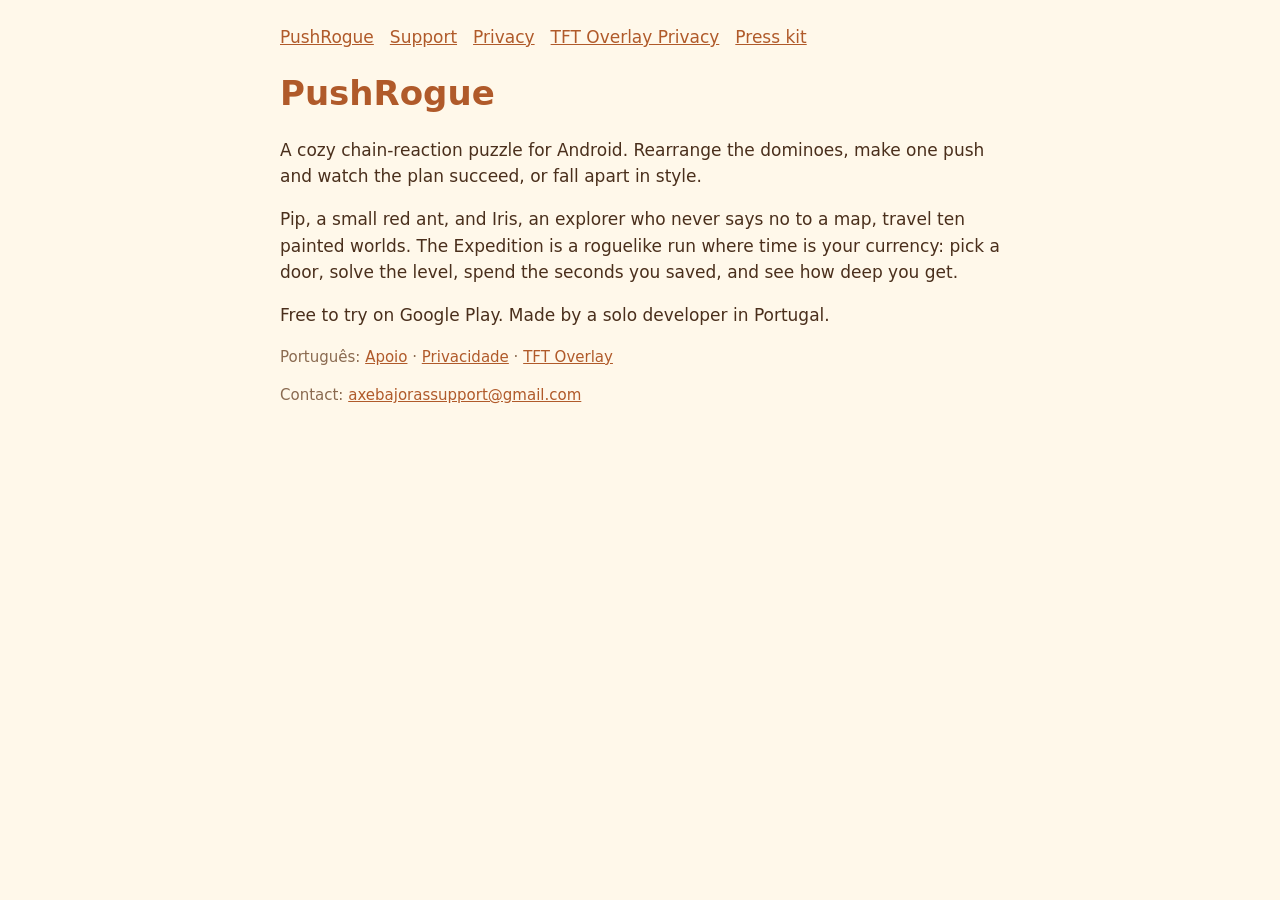
<file: index.html>
<!doctype html>
<html lang="en">
<head>
<meta charset="utf-8">
<meta name="viewport" content="width=device-width, initial-scale=1">
<title>PushRogue</title>
<link rel="stylesheet" href="style.css">
</head>
<body>
<main>
<nav><a href="index.html">PushRogue</a><a href="support.html">Support</a><a href="privacy.html">Privacy</a><a href="tft-privacy.html">TFT Overlay Privacy</a><a href="presskit/index.html">Press kit</a></nav>
<h1>PushRogue</h1>
<p>A cozy chain-reaction puzzle for Android. Rearrange the dominoes, make one push and watch the plan succeed, or fall
apart in style.</p>
<p>Pip, a small red ant, and Iris, an explorer who never says no to a map, travel ten painted worlds. The Expedition
is a roguelike run where time is your currency: pick a door, solve the level, spend the seconds you saved, and see how
deep you get.</p>
<p>Free to try on Google Play. Made by a solo developer in Portugal.</p>
<p class="lang">Português: <a href="support.html#pt">Apoio</a> · <a href="privacy.html#pt">Privacidade</a> · <a href="tft-privacy.html#pt">TFT Overlay</a></p>
<p class="lang">Contact: <a href="mailto:axebajorassupport@gmail.com">axebajorassupport@gmail.com</a></p>
</main>
</body>
</html>
</file>
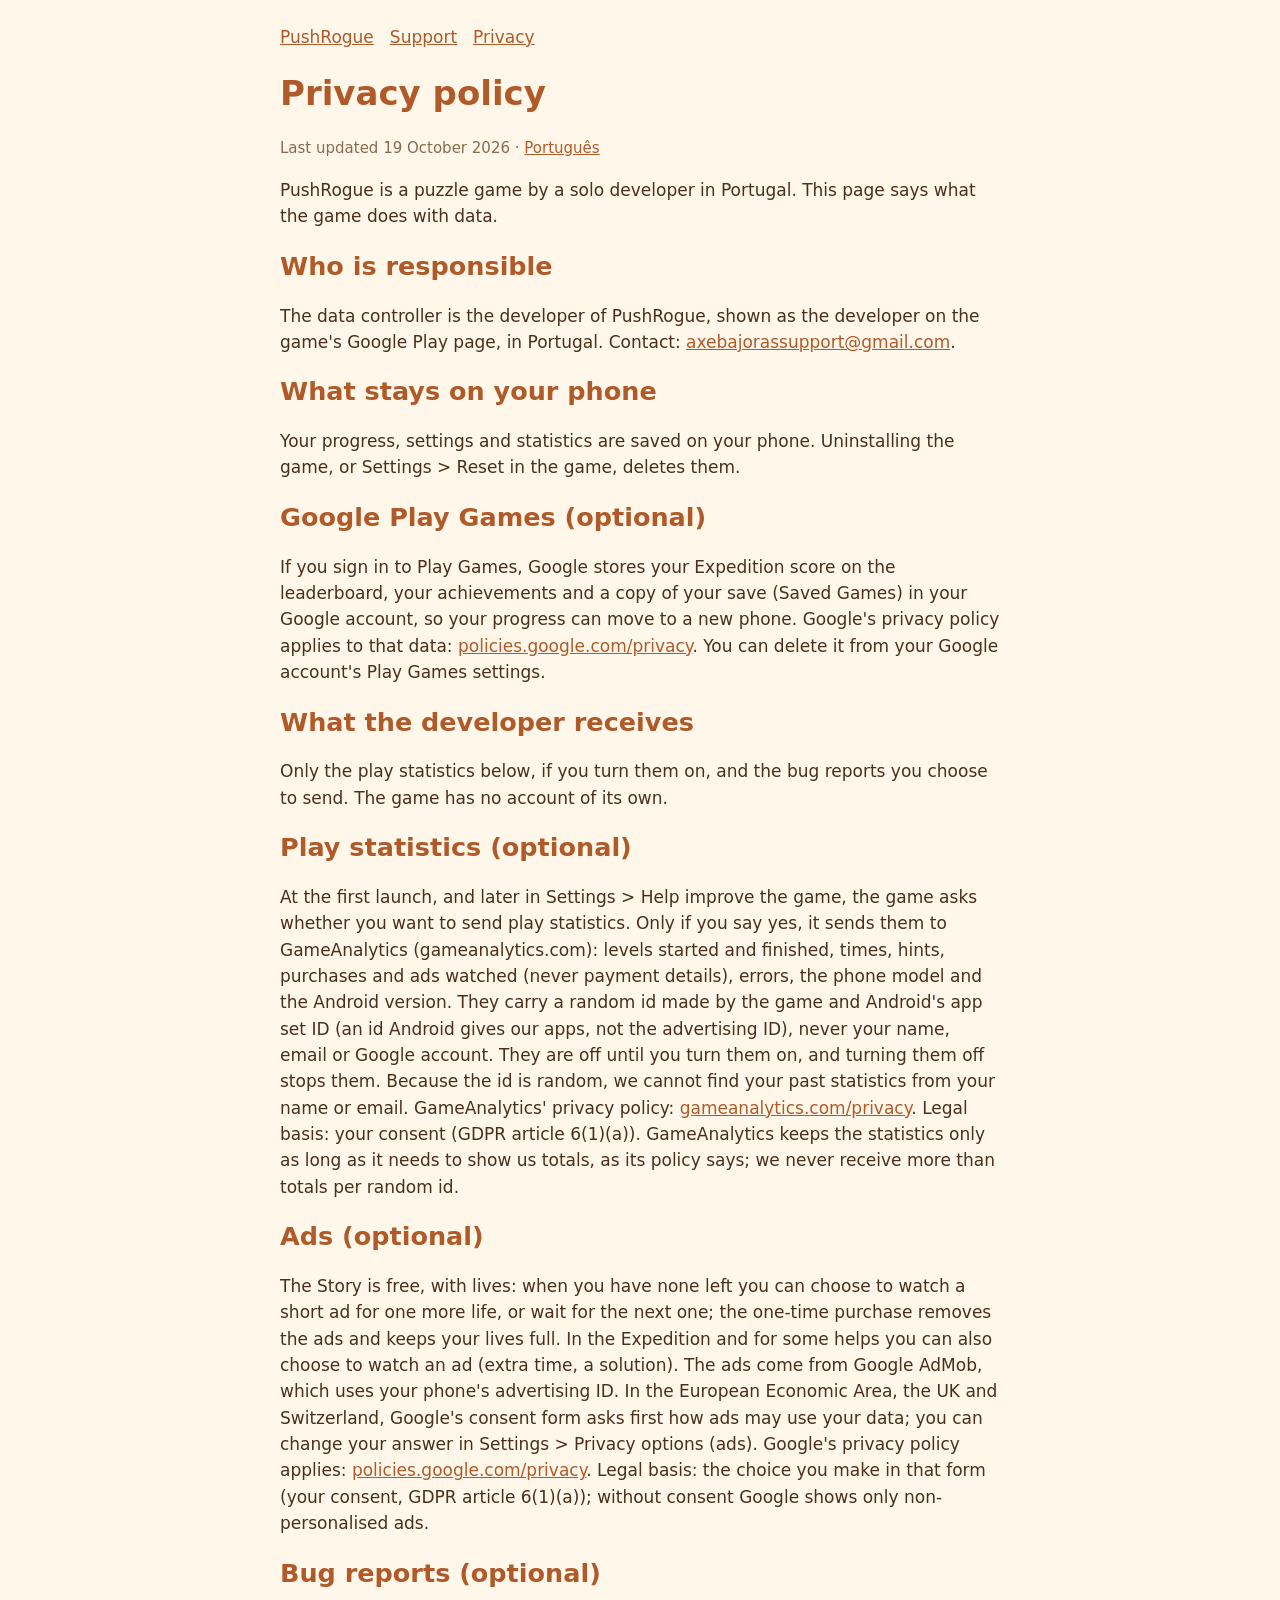
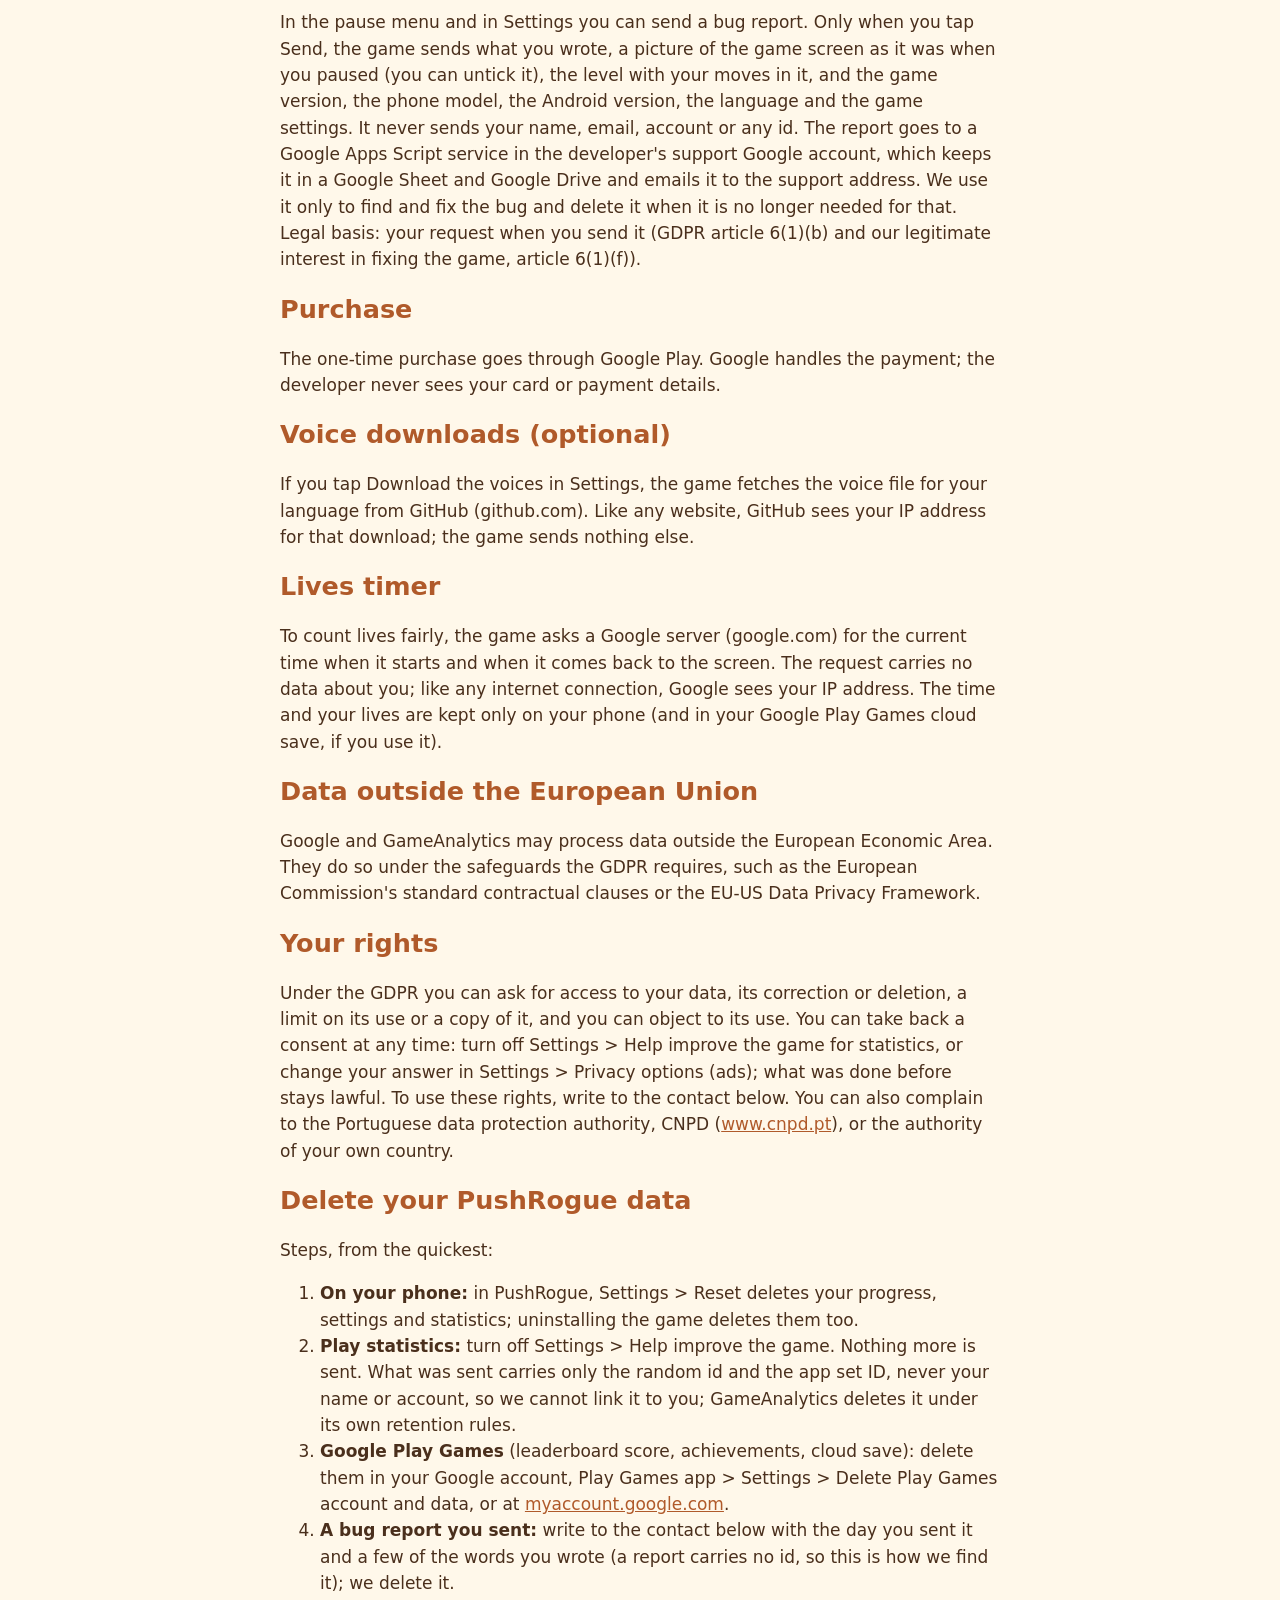
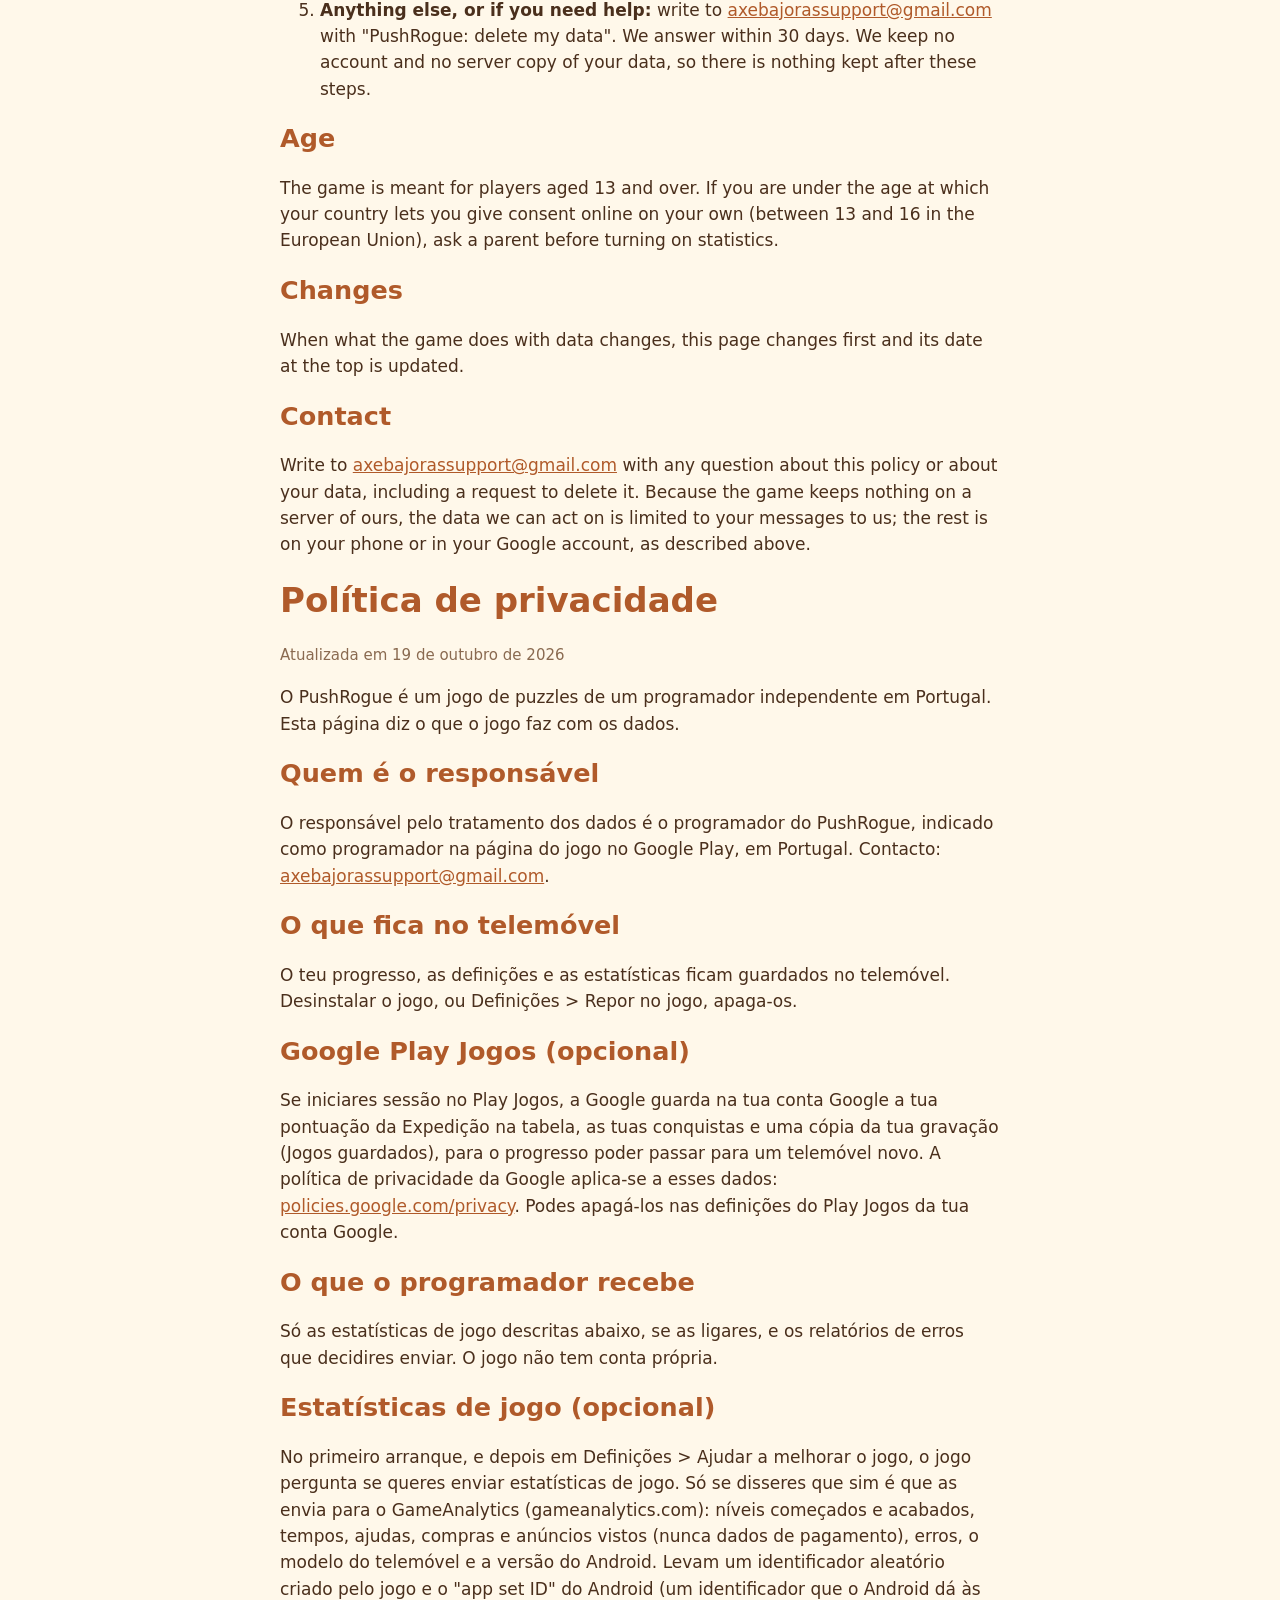
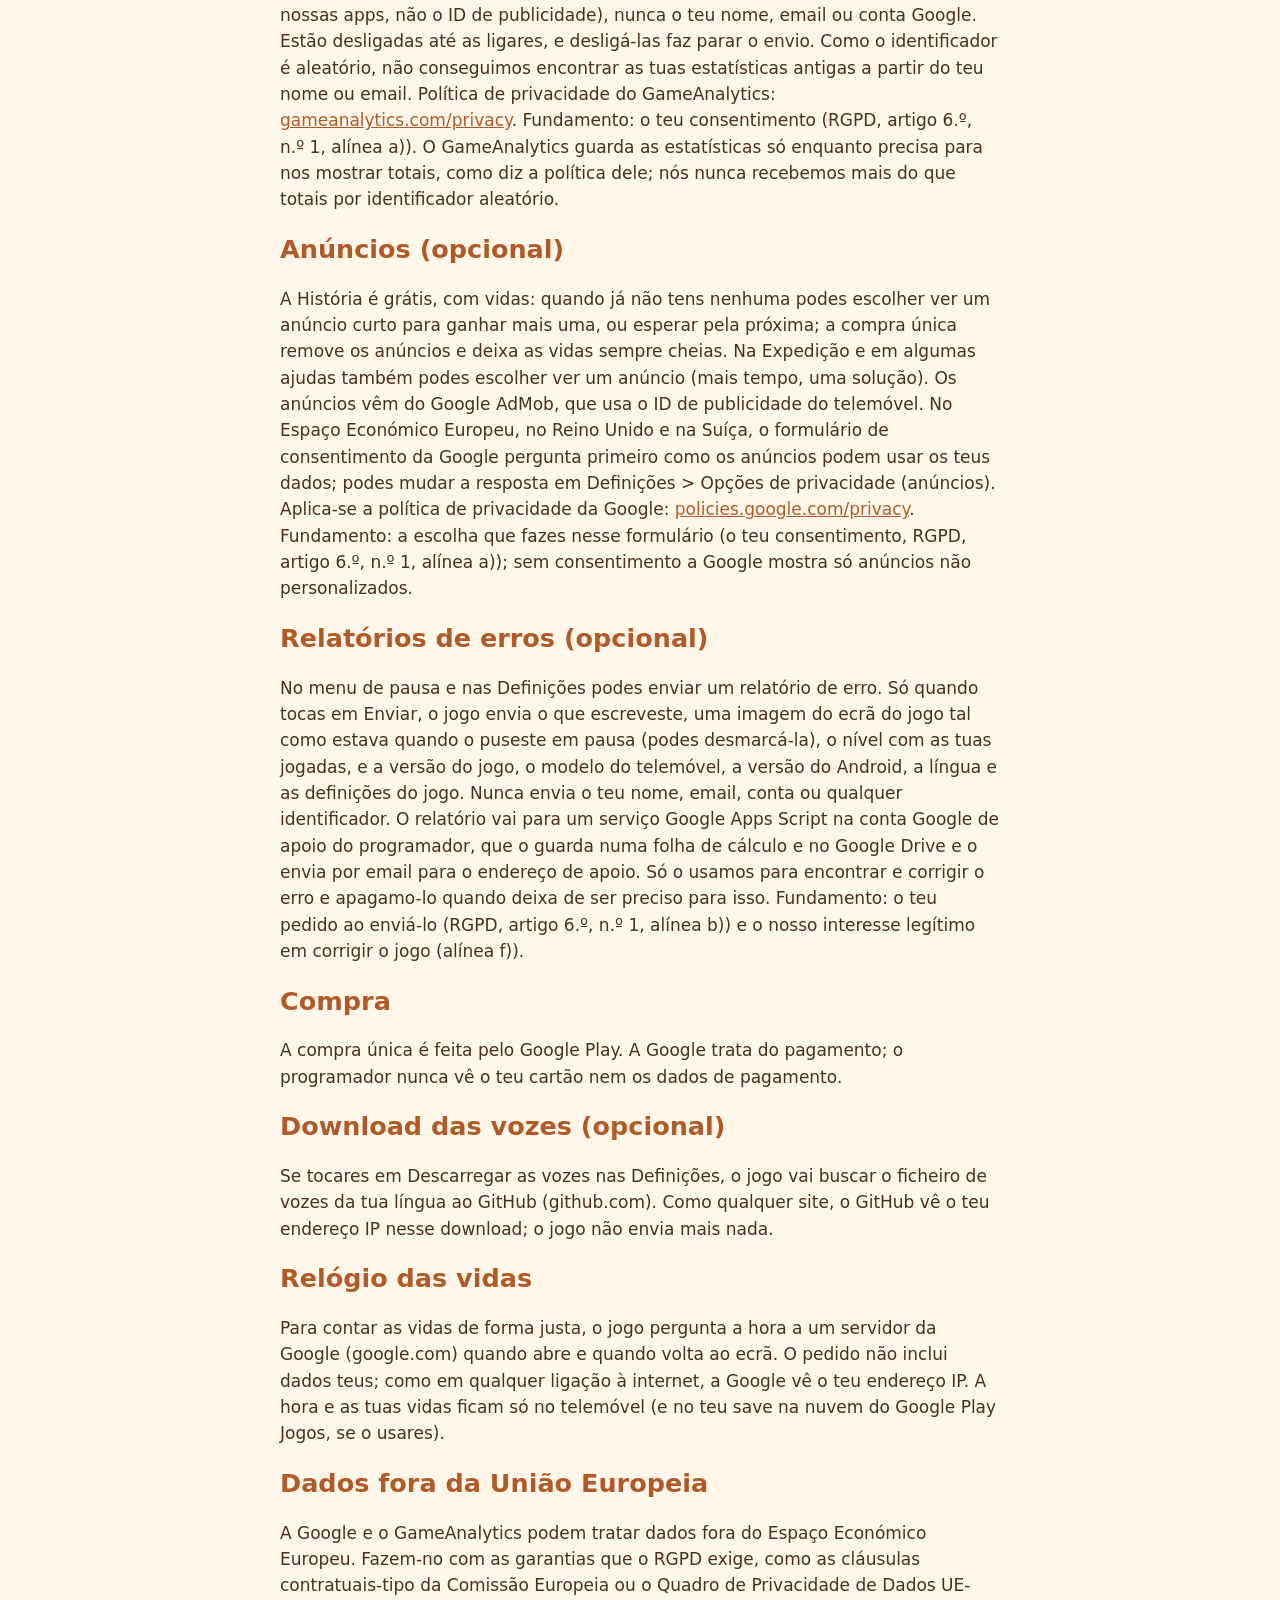
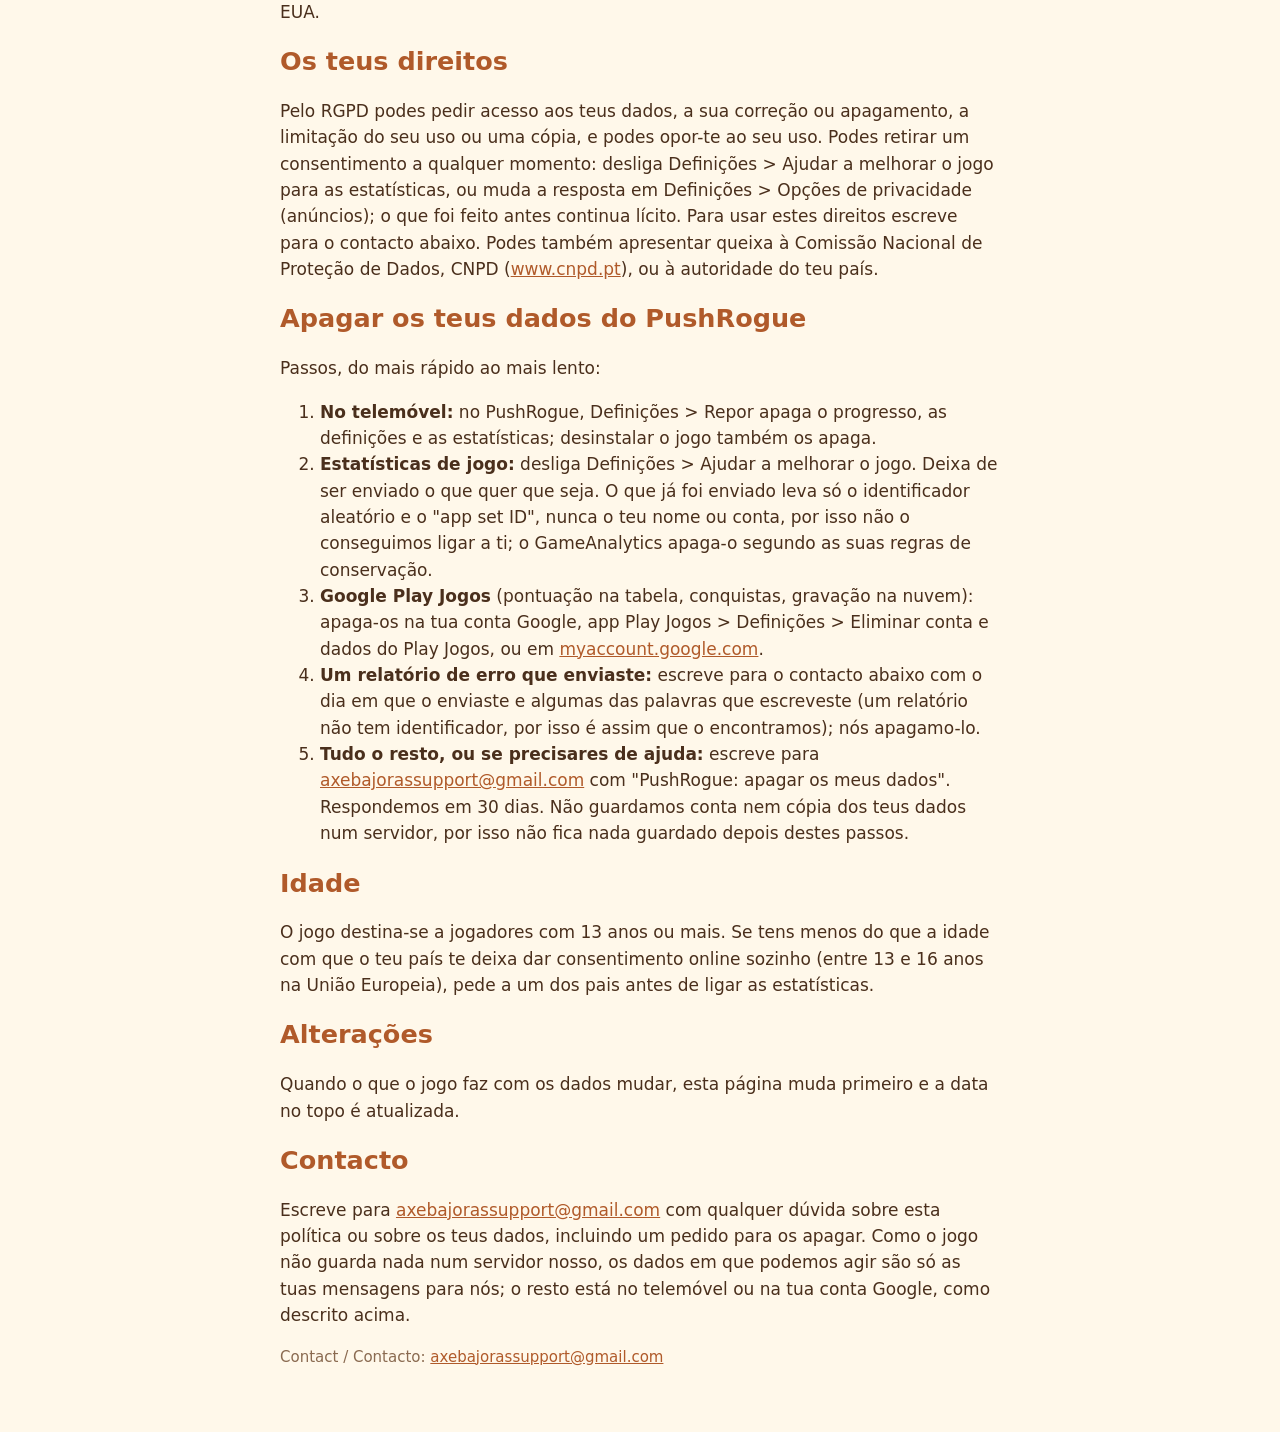
<file: privacy.html>
<!doctype html>
<html lang="en">
<head>
<meta charset="utf-8">
<meta name="viewport" content="width=device-width, initial-scale=1">
<title>PushRogue privacy policy</title>
<link rel="stylesheet" href="style.css">
</head>
<body>
<main>
<nav><a href="index.html">PushRogue</a><a href="support.html">Support</a><a href="privacy.html">Privacy</a></nav>
<h1>Privacy policy</h1>
<p class="lang">Last updated 19 October 2026 · <a href="#pt">Português</a></p>

<p>PushRogue is a puzzle game by a solo developer in Portugal. This page says what the game does with data.</p>
<h2>Who is responsible</h2>
<p>The data controller is the developer of PushRogue, shown as the developer on the game's Google Play page, in
Portugal. Contact: <a href="mailto:axebajorassupport@gmail.com">axebajorassupport@gmail.com</a>.</p>
<h2>What stays on your phone</h2>
<p>Your progress, settings and statistics are saved on your phone. Uninstalling the game, or Settings &gt; Reset in the
game, deletes them.</p>
<h2>Google Play Games (optional)</h2>
<p>If you sign in to Play Games, Google stores your Expedition score on the leaderboard, your achievements and a copy of
your save (Saved Games) in your Google account, so your progress can move to a new phone. Google's privacy policy
applies to that data: <a href="https://policies.google.com/privacy">policies.google.com/privacy</a>. You can delete it
from your Google account's Play Games settings.</p>
<h2>What the developer receives</h2>
<p>Only the play statistics below, if you turn them on, and the bug reports you choose to send. The game has no
account of its own.</p>
<h2>Play statistics (optional)</h2>
<p>At the first launch, and later in Settings &gt; Help improve the game, the game asks whether you want to send play
statistics. Only if you say yes, it sends them to GameAnalytics (gameanalytics.com): levels started and finished,
times, hints, purchases and ads watched (never payment details), errors, the phone model and the Android version. They
carry a random id made by the game and Android's app set ID (an id Android gives our apps, not the advertising ID),
never your name, email or Google account. They are off until you turn them on, and
turning them off stops them. Because the id is random, we cannot find your past statistics from your name or email.
GameAnalytics' privacy policy: <a href="https://gameanalytics.com/privacy">gameanalytics.com/privacy</a>. Legal
basis: your consent (GDPR article 6(1)(a)). GameAnalytics keeps the statistics only as long as it needs to show us
totals, as its policy says; we never receive more than totals per random id.</p>
<h2>Ads (optional)</h2>
<p>The Story is free, with lives: when you have none left you can choose to watch a short ad for one more life, or
wait for the next one; the one-time purchase removes the ads and keeps your lives full. In the Expedition and for some
helps you can also choose to watch an ad (extra time, a solution). The ads come from Google
AdMob, which uses your phone's advertising ID. In the European Economic Area, the UK and Switzerland, Google's consent
form asks first how ads may use your data; you can change your answer in Settings &gt; Privacy options (ads). Google's
privacy policy applies: <a href="https://policies.google.com/privacy">policies.google.com/privacy</a>. Legal basis:
the choice you make in that form (your consent, GDPR article 6(1)(a)); without consent Google shows only
non-personalised ads.</p>
<h2>Bug reports (optional)</h2>
<p>In the pause menu and in Settings you can send a bug report. Only when you tap Send, the game sends what you
wrote, a picture of the game screen as it was when you paused (you can untick it), the level with your moves in it,
and the game version, the phone model, the Android version, the language and the game settings. It never sends your
name, email, account or any id. The report goes to a Google Apps Script service in the developer's support Google
account, which keeps it in a Google Sheet and Google Drive and emails it to the support address. We use it only to
find and fix the bug and delete it when it is no longer needed for that. Legal basis: your request when you send it
(GDPR article 6(1)(b) and our legitimate interest in fixing the game, article 6(1)(f)).</p>
<h2>Purchase</h2>
<p>The one-time purchase goes through Google Play. Google handles the payment; the developer never sees your card or
payment details.</p>
<h2>Voice downloads (optional)</h2>
<p>If you tap Download the voices in Settings, the game fetches the voice file for your language from GitHub
(github.com). Like any website, GitHub sees your IP address for that download; the game sends nothing else.</p>
<h2>Lives timer</h2>
<p>To count lives fairly, the game asks a Google server (google.com) for the current time when it starts and when it
comes back to the screen. The request carries no data about you; like any internet connection, Google sees your IP
address. The time and your lives are kept only on your phone (and in your Google Play Games cloud save, if you use it).</p>
<h2>Data outside the European Union</h2>
<p>Google and GameAnalytics may process data outside the European Economic Area. They do so under the safeguards the
GDPR requires, such as the European Commission's standard contractual clauses or the EU-US Data Privacy Framework.</p>
<h2>Your rights</h2>
<p>Under the GDPR you can ask for access to your data, its correction or deletion, a limit on its use or a copy of it,
and you can object to its use. You can take back a consent at any time: turn off Settings &gt; Help improve the game
for statistics, or change your answer in Settings &gt; Privacy options (ads); what was done before stays lawful. To
use these rights, write to the contact below. You can also complain to the Portuguese data protection authority, CNPD
(<a href="https://www.cnpd.pt">www.cnpd.pt</a>), or the authority of your own country.</p>
<h2 id="delete">Delete your PushRogue data</h2>
<p>Steps, from the quickest:</p>
<ol>
<li><strong>On your phone:</strong> in PushRogue, Settings &gt; Reset deletes your progress, settings and statistics;
uninstalling the game deletes them too.</li>
<li><strong>Play statistics:</strong> turn off Settings &gt; Help improve the game. Nothing more is sent. What was sent
carries only the random id and the app set ID, never your name or account, so we cannot link it to you; GameAnalytics
deletes it under its own retention rules.</li>
<li><strong>Google Play Games</strong> (leaderboard score, achievements, cloud save): delete them in your Google
account, Play Games app &gt; Settings &gt; Delete Play Games account and data, or at
<a href="https://myaccount.google.com">myaccount.google.com</a>.</li>
<li><strong>A bug report you sent:</strong> write to the contact below with the day you sent it and a few of
the words you wrote (a report carries no id, so this is how we find it); we delete it.</li>
<li><strong>Anything else, or if you need help:</strong> write to
<a href="mailto:axebajorassupport@gmail.com">axebajorassupport@gmail.com</a> with "PushRogue: delete my data". We answer within 30
days. We keep no account and no server copy of your data, so there is nothing kept after these steps.</li>
</ol>
<h2>Age</h2>
<p>The game is meant for players aged 13 and over. If you are under the age at which your country lets you give
consent online on your own (between 13 and 16 in the European Union), ask a parent before turning on statistics.</p>
<h2>Changes</h2>
<p>When what the game does with data changes, this page changes first and its date at the top is updated.</p>
<h2>Contact</h2>
<p>Write to <a href="mailto:axebajorassupport@gmail.com">axebajorassupport@gmail.com</a> with any question about this policy or about your data, including a request to delete it. Because the game keeps nothing on a server of ours, the data we can act on is limited to your messages to us; the rest is on your phone or in your Google account, as described above.</p>

<h1 id="pt">Política de privacidade</h1>
<p class="lang">Atualizada em 19 de outubro de 2026</p>
<p>O PushRogue é um jogo de puzzles de um programador independente em Portugal. Esta página diz o que o jogo faz com
os dados.</p>
<h2>Quem é o responsável</h2>
<p>O responsável pelo tratamento dos dados é o programador do PushRogue, indicado como programador na página do jogo
no Google Play, em Portugal. Contacto: <a href="mailto:axebajorassupport@gmail.com">axebajorassupport@gmail.com</a>.</p>
<h2>O que fica no telemóvel</h2>
<p>O teu progresso, as definições e as estatísticas ficam guardados no telemóvel. Desinstalar o jogo, ou Definições
&gt; Repor no jogo, apaga-os.</p>
<h2>Google Play Jogos (opcional)</h2>
<p>Se iniciares sessão no Play Jogos, a Google guarda na tua conta Google a tua pontuação da Expedição na tabela, as
tuas conquistas e uma cópia da tua gravação (Jogos guardados), para o progresso poder passar para um telemóvel novo.
A política de privacidade da Google aplica-se a esses dados: <a href="https://policies.google.com/privacy">policies.google.com/privacy</a>.
Podes apagá-los nas definições do Play Jogos da tua conta Google.</p>
<h2>O que o programador recebe</h2>
<p>Só as estatísticas de jogo descritas abaixo, se as ligares, e os relatórios de erros que decidires enviar. O jogo
não tem conta própria.</p>
<h2>Estatísticas de jogo (opcional)</h2>
<p>No primeiro arranque, e depois em Definições &gt; Ajudar a melhorar o jogo, o jogo pergunta se queres enviar
estatísticas de jogo. Só se disseres que sim é que as envia para o GameAnalytics (gameanalytics.com): níveis começados e
acabados, tempos, ajudas, compras e anúncios vistos (nunca dados de pagamento), erros, o modelo do telemóvel e a versão
do Android. Levam um identificador aleatório criado pelo jogo e o "app set ID" do Android (um identificador que o
Android dá às nossas apps, não o ID de publicidade), nunca o teu nome, email ou conta Google. Estão desligadas
até as ligares, e desligá-las faz parar o envio. Como o identificador é aleatório, não conseguimos encontrar as tuas
estatísticas antigas a partir do teu nome ou email. Política de privacidade do GameAnalytics:
<a href="https://gameanalytics.com/privacy">gameanalytics.com/privacy</a>. Fundamento: o teu consentimento (RGPD,
artigo 6.º, n.º 1, alínea a)). O GameAnalytics guarda as estatísticas só enquanto precisa para nos mostrar totais,
como diz a política dele; nós nunca recebemos mais do que totais por identificador aleatório.</p>
<h2>Anúncios (opcional)</h2>
<p>A História é grátis, com vidas: quando já não tens nenhuma podes escolher ver um anúncio curto para ganhar mais uma,
ou esperar pela próxima; a compra única remove os anúncios e deixa as vidas sempre cheias. Na Expedição e em algumas
ajudas também podes escolher ver um anúncio (mais tempo, uma solução). Os anúncios vêm do
Google AdMob, que usa o ID de publicidade do telemóvel. No Espaço Económico Europeu, no Reino Unido e na Suíça, o
formulário de consentimento da Google pergunta primeiro como os anúncios podem usar os teus dados; podes mudar a
resposta em Definições &gt; Opções de privacidade (anúncios). Aplica-se a política de privacidade da Google:
<a href="https://policies.google.com/privacy">policies.google.com/privacy</a>. Fundamento: a escolha que fazes nesse
formulário (o teu consentimento, RGPD, artigo 6.º, n.º 1, alínea a)); sem consentimento a Google mostra só anúncios
não personalizados.</p>
<h2>Relatórios de erros (opcional)</h2>
<p>No menu de pausa e nas Definições podes enviar um relatório de erro. Só quando tocas em Enviar, o jogo envia o
que escreveste, uma imagem do ecrã do jogo tal como estava quando o puseste em pausa (podes desmarcá-la), o nível
com as tuas jogadas, e a versão do jogo, o modelo do telemóvel, a versão do Android, a língua e as definições do
jogo. Nunca envia o teu nome, email, conta ou qualquer identificador. O relatório vai para um serviço Google Apps
Script na conta Google de apoio do programador, que o guarda numa folha de cálculo e no Google Drive e o envia por
email para o endereço de apoio. Só o usamos para encontrar e corrigir o erro e apagamo-lo quando deixa de ser
preciso para isso. Fundamento: o teu pedido ao enviá-lo (RGPD, artigo 6.º, n.º 1, alínea b)) e o nosso interesse
legítimo em corrigir o jogo (alínea f)).</p>
<h2>Compra</h2>
<p>A compra única é feita pelo Google Play. A Google trata do pagamento; o programador nunca vê o teu cartão nem os
dados de pagamento.</p>
<h2>Download das vozes (opcional)</h2>
<p>Se tocares em Descarregar as vozes nas Definições, o jogo vai buscar o ficheiro de vozes da tua língua ao GitHub
(github.com). Como qualquer site, o GitHub vê o teu endereço IP nesse download; o jogo não envia mais nada.</p>
<h2>Relógio das vidas</h2>
<p>Para contar as vidas de forma justa, o jogo pergunta a hora a um servidor da Google (google.com) quando abre e quando
volta ao ecrã. O pedido não inclui dados teus; como em qualquer ligação à internet, a Google vê o teu endereço IP. A
hora e as tuas vidas ficam só no telemóvel (e no teu save na nuvem do Google Play Jogos, se o usares).</p>
<h2>Dados fora da União Europeia</h2>
<p>A Google e o GameAnalytics podem tratar dados fora do Espaço Económico Europeu. Fazem-no com as garantias que o RGPD
exige, como as cláusulas contratuais-tipo da Comissão Europeia ou o Quadro de Privacidade de Dados UE-EUA.</p>
<h2>Os teus direitos</h2>
<p>Pelo RGPD podes pedir acesso aos teus dados, a sua correção ou apagamento, a limitação do seu uso ou uma cópia, e
podes opor-te ao seu uso. Podes retirar um consentimento a qualquer momento: desliga Definições &gt; Ajudar a
melhorar o jogo para as estatísticas, ou muda a resposta em Definições &gt; Opções de privacidade (anúncios); o que
foi feito antes continua lícito. Para usar estes direitos escreve para o contacto abaixo. Podes também apresentar
queixa à Comissão Nacional de Proteção de Dados, CNPD (<a href="https://www.cnpd.pt">www.cnpd.pt</a>), ou à
autoridade do teu país.</p>
<h2 id="apagar">Apagar os teus dados do PushRogue</h2>
<p>Passos, do mais rápido ao mais lento:</p>
<ol>
<li><strong>No telemóvel:</strong> no PushRogue, Definições &gt; Repor apaga o progresso, as definições e as
estatísticas; desinstalar o jogo também os apaga.</li>
<li><strong>Estatísticas de jogo:</strong> desliga Definições &gt; Ajudar a melhorar o jogo. Deixa de ser enviado o
que quer que seja. O que já foi enviado leva só o identificador aleatório e o "app set ID", nunca o teu nome ou conta,
por isso não o conseguimos ligar a ti; o GameAnalytics
apaga-o segundo as suas regras de conservação.</li>
<li><strong>Google Play Jogos</strong> (pontuação na tabela, conquistas, gravação na nuvem): apaga-os na tua conta
Google, app Play Jogos &gt; Definições &gt; Eliminar conta e dados do Play Jogos, ou em
<a href="https://myaccount.google.com">myaccount.google.com</a>.</li>
<li><strong>Um relatório de erro que enviaste:</strong> escreve para o contacto abaixo com o dia em que o enviaste
e algumas das palavras que escreveste (um relatório não tem identificador, por isso é assim que o encontramos);
nós apagamo-lo.</li>
<li><strong>Tudo o resto, ou se precisares de ajuda:</strong> escreve para
<a href="mailto:axebajorassupport@gmail.com">axebajorassupport@gmail.com</a> com "PushRogue: apagar os meus dados". Respondemos em
30 dias. Não guardamos conta nem cópia dos teus dados num servidor, por isso não fica nada guardado depois destes
passos.</li>
</ol>
<h2>Idade</h2>
<p>O jogo destina-se a jogadores com 13 anos ou mais. Se tens menos do que a idade com que o teu país te deixa dar
consentimento online sozinho (entre 13 e 16 anos na União Europeia), pede a um dos pais antes de ligar as
estatísticas.</p>
<h2>Alterações</h2>
<p>Quando o que o jogo faz com os dados mudar, esta página muda primeiro e a data no topo é atualizada.</p>
<h2>Contacto</h2>
<p>Escreve para <a href="mailto:axebajorassupport@gmail.com">axebajorassupport@gmail.com</a> com qualquer dúvida sobre esta política ou sobre os teus dados, incluindo um pedido para os apagar. Como o jogo não guarda nada num servidor nosso, os dados em que podemos agir são só as tuas mensagens para nós; o resto está no telemóvel ou na tua conta Google, como descrito acima.</p>
<p class="lang">Contact / Contacto: <a href="mailto:axebajorassupport@gmail.com">axebajorassupport@gmail.com</a></p>
</main>
</body>
</html>
</file>
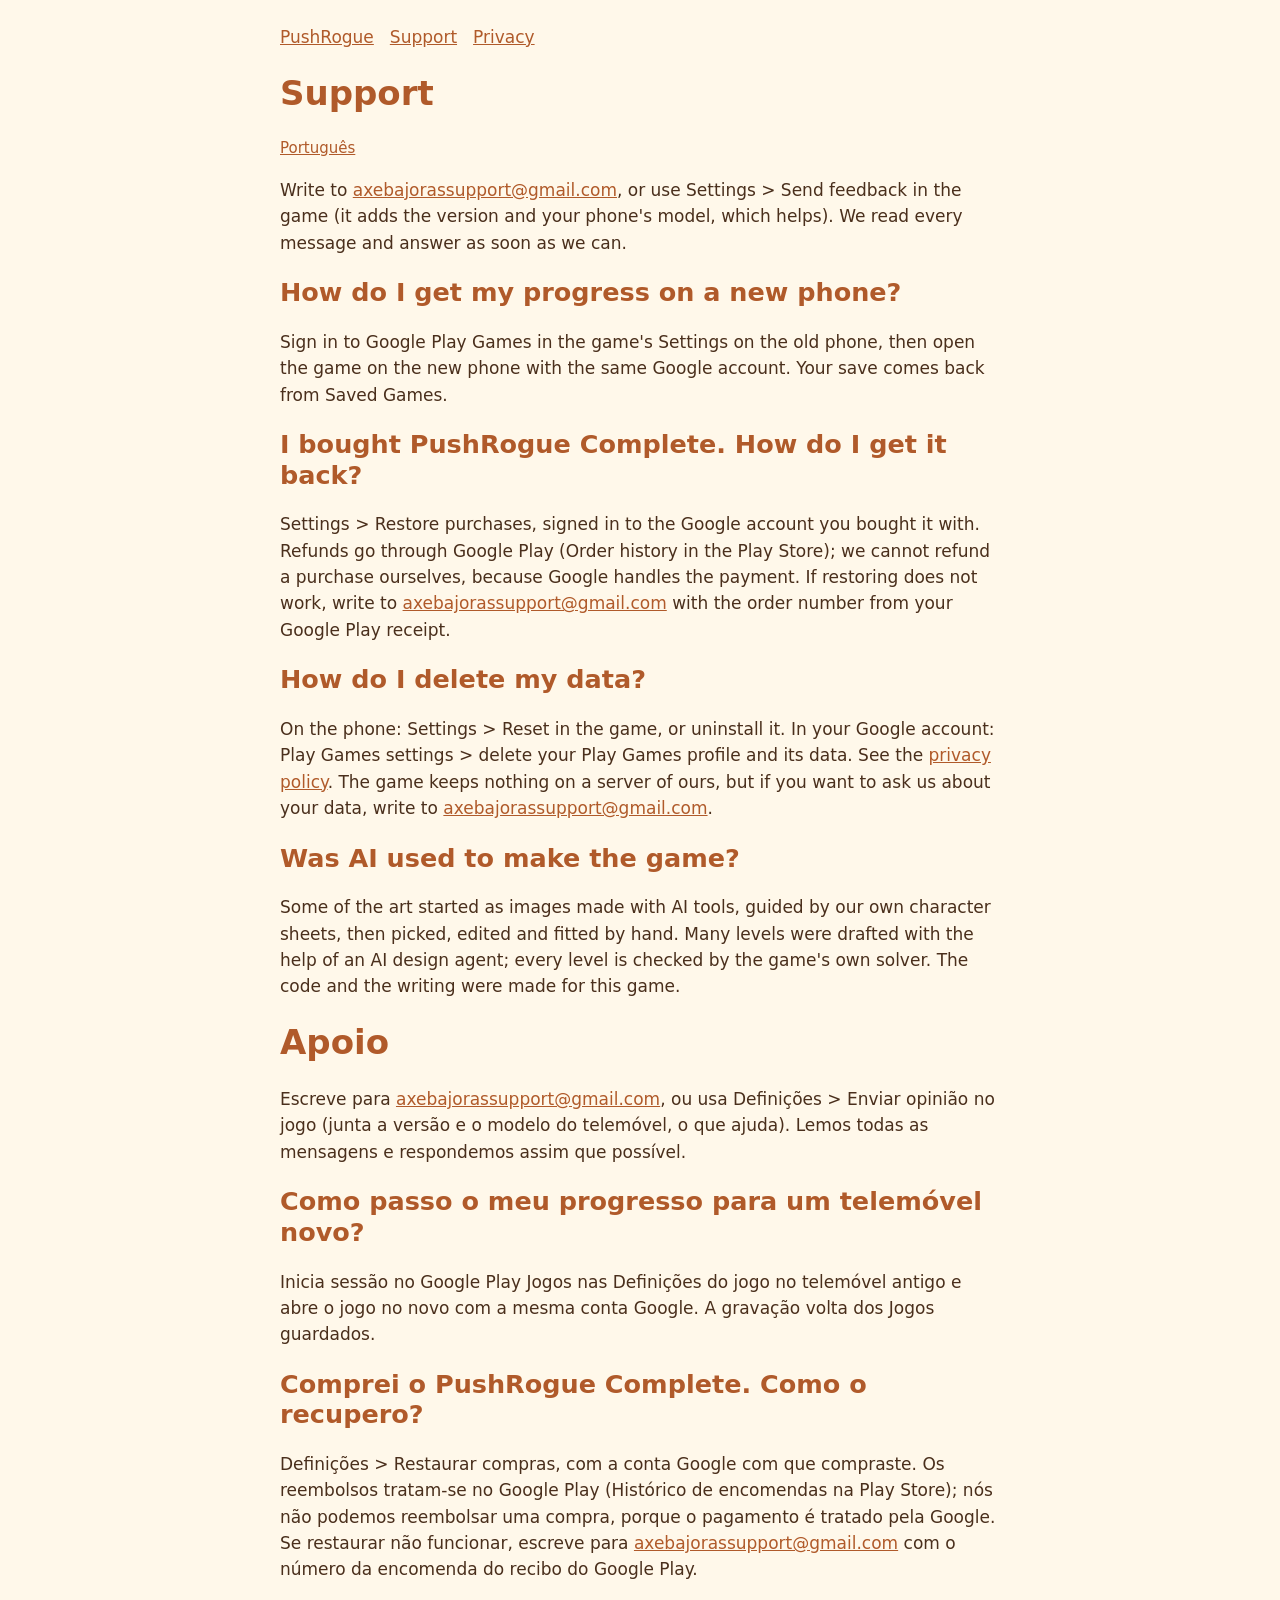
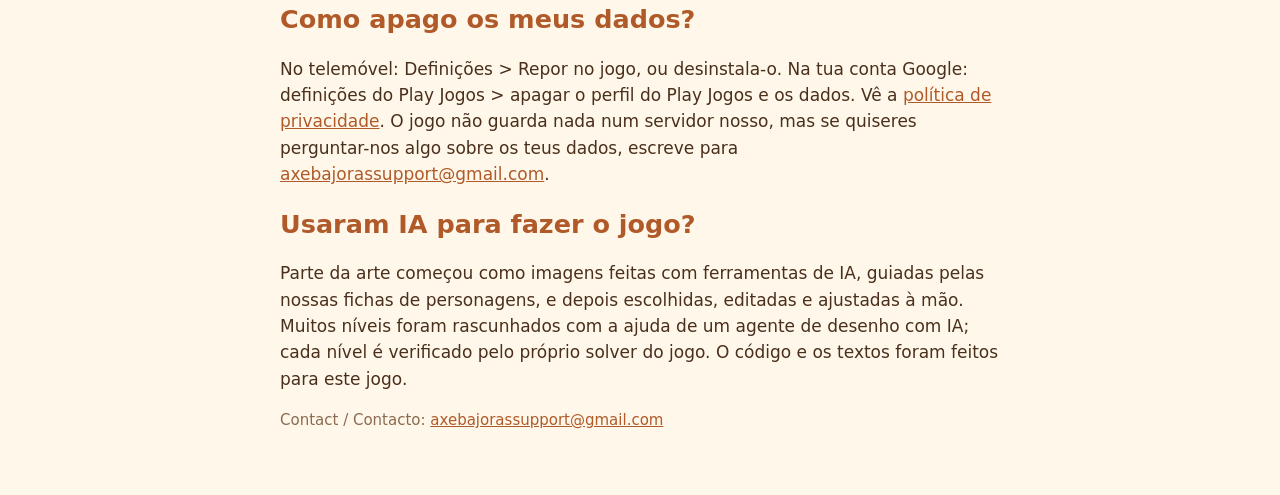
<file: support.html>
<!doctype html>
<html lang="en">
<head>
<meta charset="utf-8">
<meta name="viewport" content="width=device-width, initial-scale=1">
<title>PushRogue support</title>
<link rel="stylesheet" href="style.css">
</head>
<body>
<main>
<nav><a href="index.html">PushRogue</a><a href="support.html">Support</a><a href="privacy.html">Privacy</a></nav>
<h1>Support</h1>
<p class="lang"><a href="#pt">Português</a></p>
<p>Write to <a href="mailto:axebajorassupport@gmail.com">axebajorassupport@gmail.com</a>, or use Settings &gt; Send feedback in the game (it adds the version and your phone's
model, which helps). We read every message and answer as soon as we can.</p>
<h2>How do I get my progress on a new phone?</h2>
<p>Sign in to Google Play Games in the game's Settings on the old phone, then open the game on the new phone with the
same Google account. Your save comes back from Saved Games.</p>
<h2>I bought PushRogue Complete. How do I get it back?</h2>
<p>Settings &gt; Restore purchases, signed in to the Google account you bought it with. Refunds go through Google Play
(Order history in the Play Store); we cannot refund a purchase ourselves, because Google handles the payment. If restoring does not work, write to <a href="mailto:axebajorassupport@gmail.com">axebajorassupport@gmail.com</a> with the order number from your Google Play receipt.</p>
<h2>How do I delete my data?</h2>
<p>On the phone: Settings &gt; Reset in the game, or uninstall it. In your Google account: Play Games settings &gt;
delete your Play Games profile and its data. See the <a href="privacy.html">privacy policy</a>. The game keeps nothing on a server of ours, but if you want to ask us about your data, write to <a href="mailto:axebajorassupport@gmail.com">axebajorassupport@gmail.com</a>.</p>
<h2>Was AI used to make the game?</h2>
<p>Some of the art started as images made with AI tools, guided by our own character sheets, then picked, edited and
fitted by hand. Many levels were drafted with the help of an AI design agent; every level is checked by the game's own
solver. The code and the writing were made for this game.</p>

<h1 id="pt">Apoio</h1>
<p>Escreve para <a href="mailto:axebajorassupport@gmail.com">axebajorassupport@gmail.com</a>, ou usa Definições &gt; Enviar opinião no jogo (junta a versão e o modelo do
telemóvel, o que ajuda). Lemos todas as mensagens e respondemos assim que possível.</p>
<h2>Como passo o meu progresso para um telemóvel novo?</h2>
<p>Inicia sessão no Google Play Jogos nas Definições do jogo no telemóvel antigo e abre o jogo no novo com a mesma
conta Google. A gravação volta dos Jogos guardados.</p>
<h2>Comprei o PushRogue Complete. Como o recupero?</h2>
<p>Definições &gt; Restaurar compras, com a conta Google com que compraste. Os reembolsos tratam-se no Google Play
(Histórico de encomendas na Play Store); nós não podemos reembolsar uma compra, porque o pagamento é tratado pela Google. Se restaurar não funcionar, escreve para <a href="mailto:axebajorassupport@gmail.com">axebajorassupport@gmail.com</a> com o número da encomenda do recibo do Google Play.</p>
<h2>Como apago os meus dados?</h2>
<p>No telemóvel: Definições &gt; Repor no jogo, ou desinstala-o. Na tua conta Google: definições do Play Jogos &gt;
apagar o perfil do Play Jogos e os dados. Vê a <a href="privacy.html#pt">política de privacidade</a>. O jogo não guarda nada num servidor nosso, mas se quiseres perguntar-nos algo sobre os teus dados, escreve para <a href="mailto:axebajorassupport@gmail.com">axebajorassupport@gmail.com</a>.</p>
<h2>Usaram IA para fazer o jogo?</h2>
<p>Parte da arte começou como imagens feitas com ferramentas de IA, guiadas pelas nossas fichas de personagens, e depois
escolhidas, editadas e ajustadas à mão. Muitos níveis foram rascunhados com a ajuda de um agente de desenho com IA;
cada nível é verificado pelo próprio solver do jogo. O código e os textos foram feitos para este jogo.</p>
<p class="lang">Contact / Contacto: <a href="mailto:axebajorassupport@gmail.com">axebajorassupport@gmail.com</a></p>
</main>
</body>
</html>
</file>
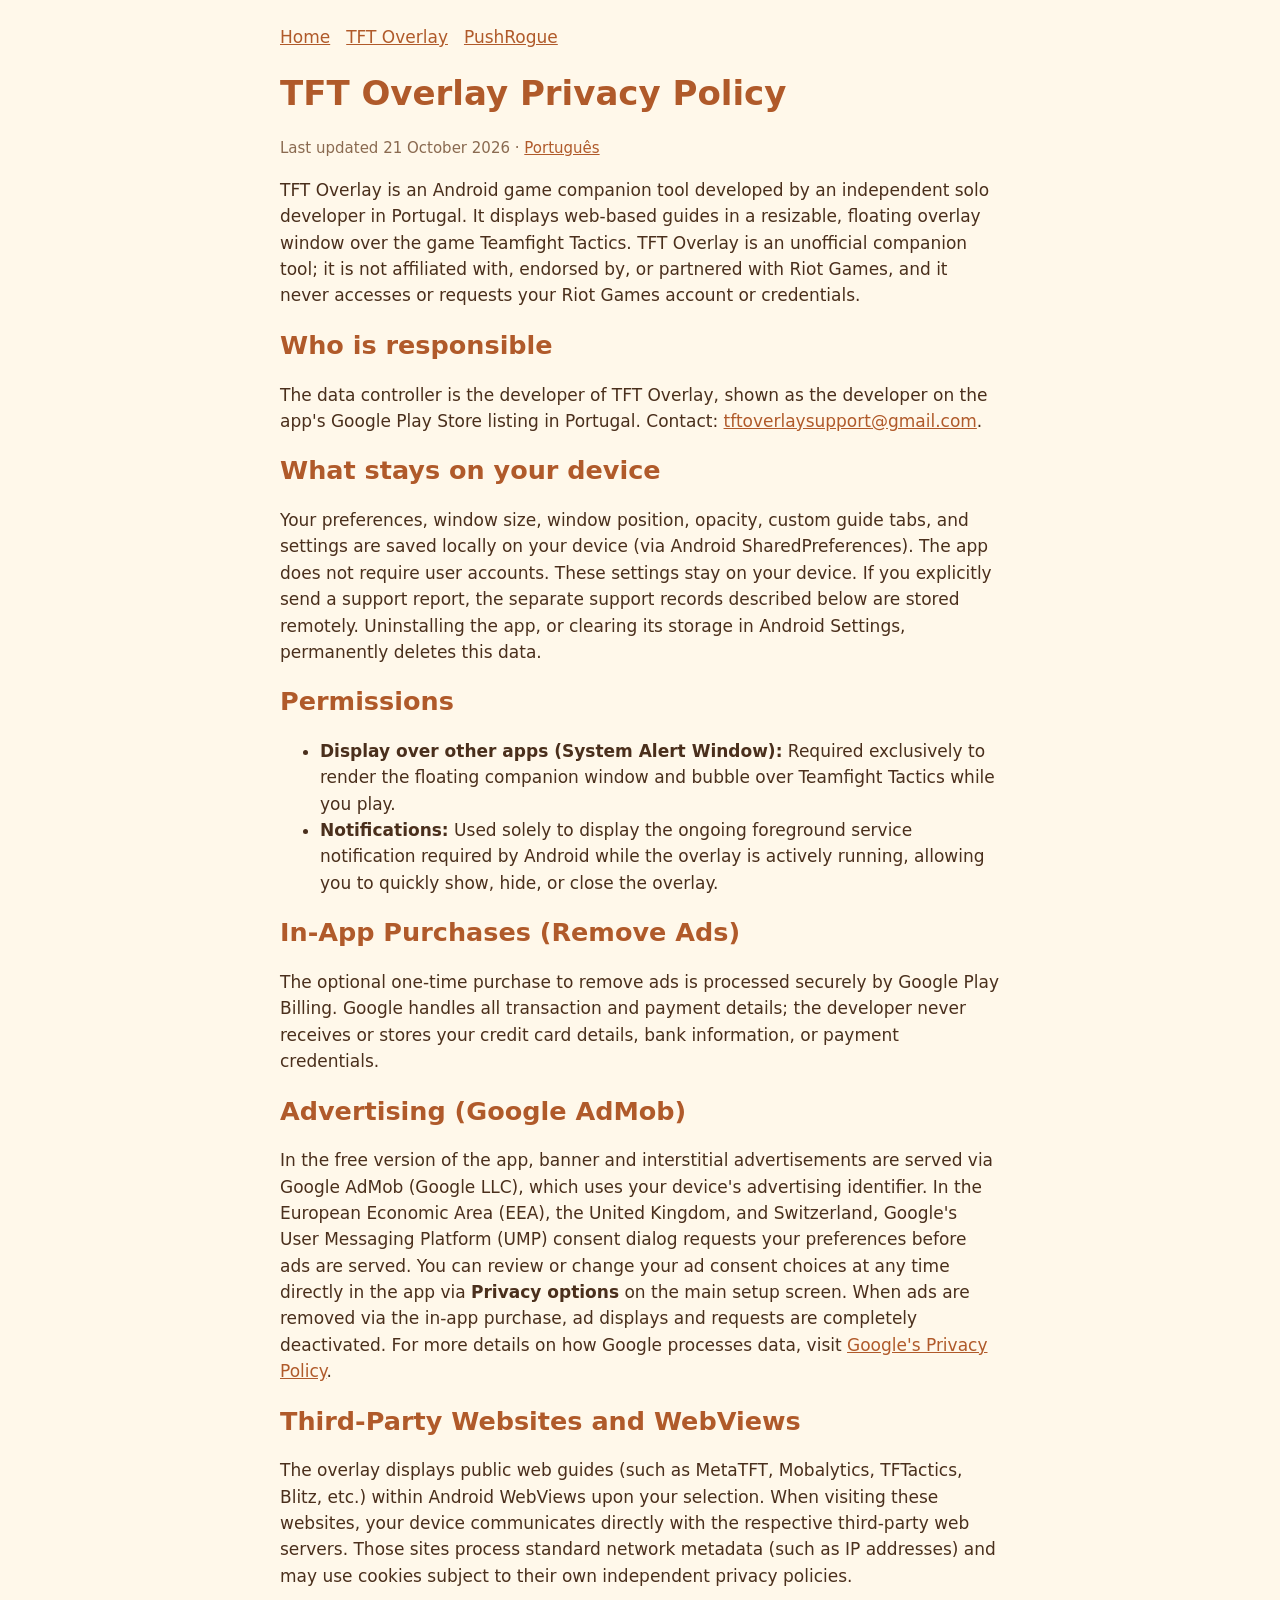
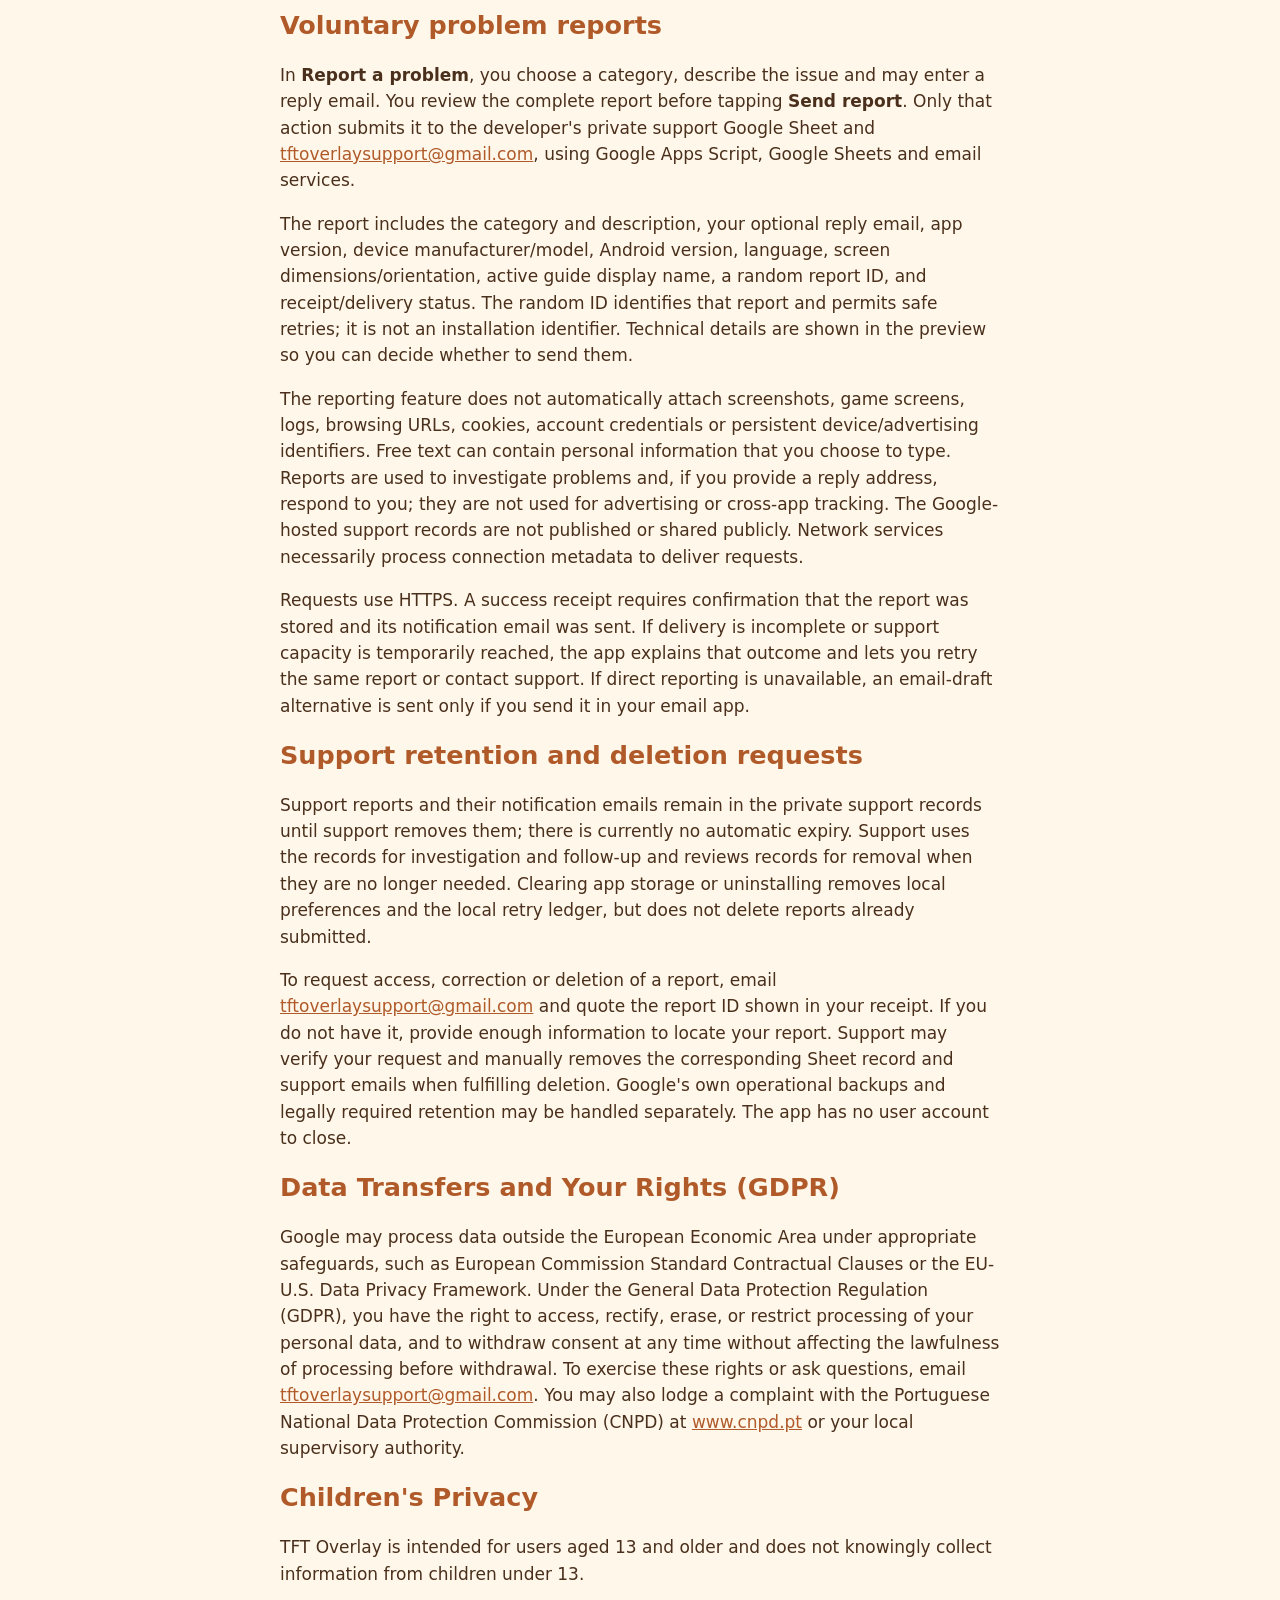
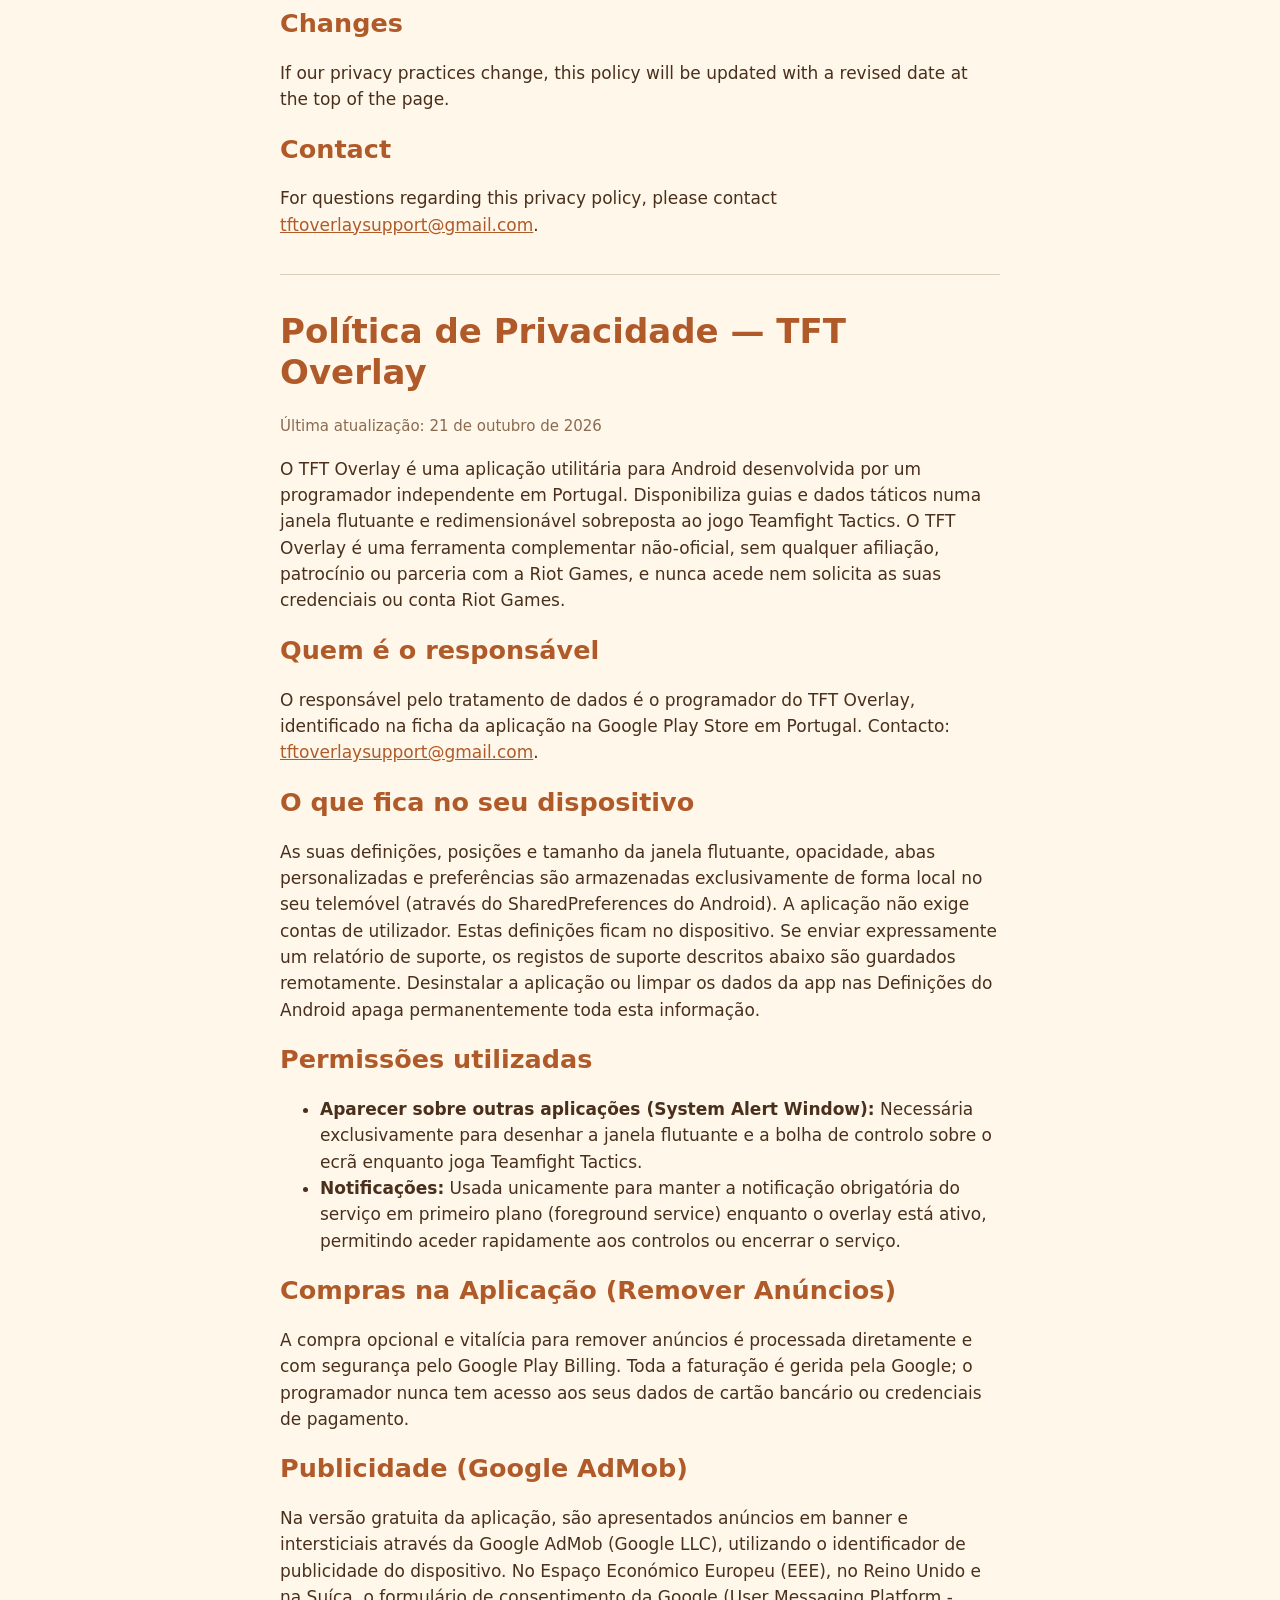
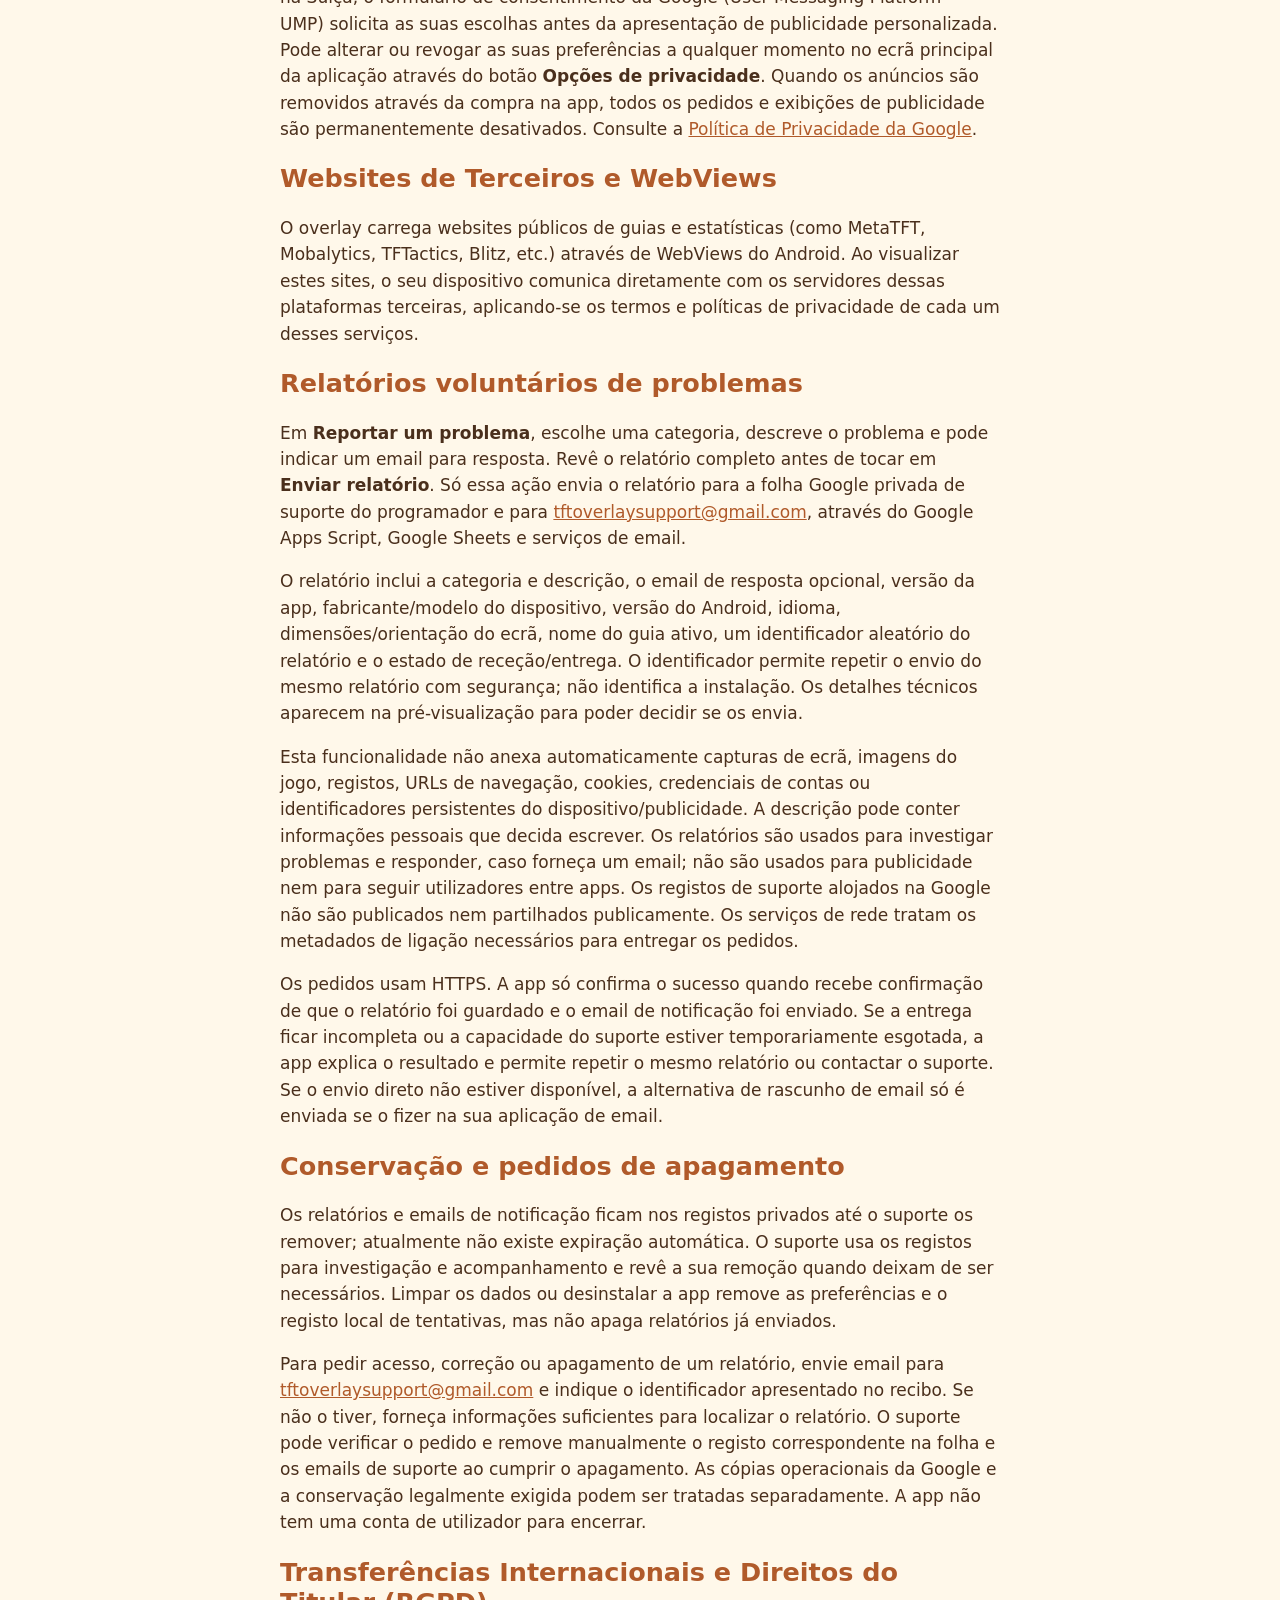
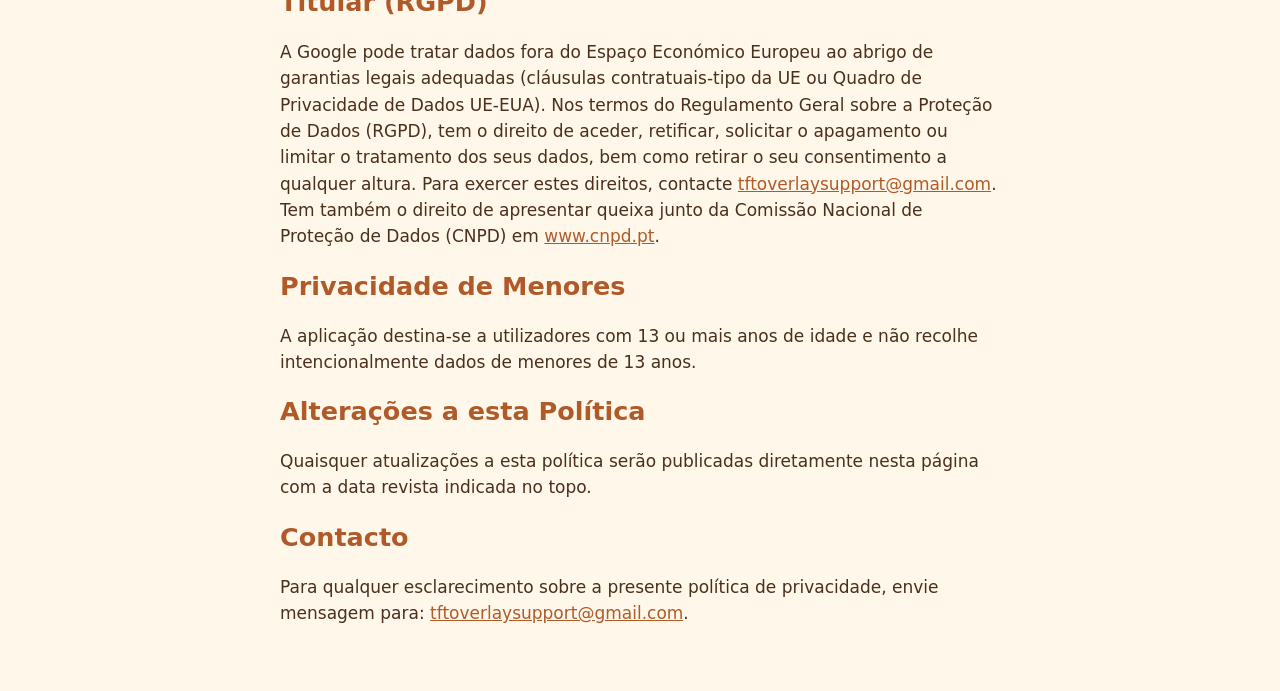
<file: tft-privacy.html>
<!doctype html>
<html lang="en">
<head>
<meta charset="utf-8">
<meta name="viewport" content="width=device-width, initial-scale=1">
<title>TFT Overlay Privacy Policy</title>
<link rel="stylesheet" href="style.css">
</head>
<body>
<main>
<nav><a href="index.html">Home</a><a href="tft-privacy.html">TFT Overlay</a><a href="privacy.html">PushRogue</a></nav>
<h1>TFT Overlay Privacy Policy</h1>
<p class="lang">Last updated 21 October 2026 · <a href="#pt">Português</a></p>

<p>TFT Overlay is an Android game companion tool developed by an independent solo developer in Portugal. It displays web-based guides in a resizable, floating overlay window over the game Teamfight Tactics. TFT Overlay is an unofficial companion tool; it is not affiliated with, endorsed by, or partnered with Riot Games, and it never accesses or requests your Riot Games account or credentials.</p>

<h2>Who is responsible</h2>
<p>The data controller is the developer of TFT Overlay, shown as the developer on the app's Google Play Store listing in Portugal. Contact: <a href="mailto:tftoverlaysupport@gmail.com">tftoverlaysupport@gmail.com</a>.</p>

<h2>What stays on your device</h2>
<p>Your preferences, window size, window position, opacity, custom guide tabs, and settings are saved locally on your device (via Android SharedPreferences). The app does not require user accounts. These settings stay on your device. If you explicitly send a support report, the separate support records described below are stored remotely. Uninstalling the app, or clearing its storage in Android Settings, permanently deletes this data.</p>

<h2>Permissions</h2>
<ul>
<li><strong>Display over other apps (System Alert Window):</strong> Required exclusively to render the floating companion window and bubble over Teamfight Tactics while you play.</li>
<li><strong>Notifications:</strong> Used solely to display the ongoing foreground service notification required by Android while the overlay is actively running, allowing you to quickly show, hide, or close the overlay.</li>
</ul>

<h2>In-App Purchases (Remove Ads)</h2>
<p>The optional one-time purchase to remove ads is processed securely by Google Play Billing. Google handles all transaction and payment details; the developer never receives or stores your credit card details, bank information, or payment credentials.</p>

<h2>Advertising (Google AdMob)</h2>
<p>In the free version of the app, banner and interstitial advertisements are served via Google AdMob (Google LLC), which uses your device's advertising identifier. In the European Economic Area (EEA), the United Kingdom, and Switzerland, Google's User Messaging Platform (UMP) consent dialog requests your preferences before ads are served. You can review or change your ad consent choices at any time directly in the app via <strong>Privacy options</strong> on the main setup screen. When ads are removed via the in-app purchase, ad displays and requests are completely deactivated. For more details on how Google processes data, visit <a href="https://policies.google.com/privacy">Google's Privacy Policy</a>.</p>

<h2>Third-Party Websites and WebViews</h2>
<p>The overlay displays public web guides (such as MetaTFT, Mobalytics, TFTactics, Blitz, etc.) within Android WebViews upon your selection. When visiting these websites, your device communicates directly with the respective third-party web servers. Those sites process standard network metadata (such as IP addresses) and may use cookies subject to their own independent privacy policies.</p>

<h2 id="support-reports">Voluntary problem reports</h2>
<p>In <strong>Report a problem</strong>, you choose a category, describe the issue and may enter a reply email. You review the complete report before tapping <strong>Send report</strong>. Only that action submits it to the developer's private support Google Sheet and <a href="mailto:tftoverlaysupport@gmail.com">tftoverlaysupport@gmail.com</a>, using Google Apps Script, Google Sheets and email services.</p>
<p>The report includes the category and description, your optional reply email, app version, device manufacturer/model, Android version, language, screen dimensions/orientation, active guide display name, a random report ID, and receipt/delivery status. The random ID identifies that report and permits safe retries; it is not an installation identifier. Technical details are shown in the preview so you can decide whether to send them.</p>
<p>The reporting feature does not automatically attach screenshots, game screens, logs, browsing URLs, cookies, account credentials or persistent device/advertising identifiers. Free text can contain personal information that you choose to type. Reports are used to investigate problems and, if you provide a reply address, respond to you; they are not used for advertising or cross-app tracking. The Google-hosted support records are not published or shared publicly. Network services necessarily process connection metadata to deliver requests.</p>
<p>Requests use HTTPS. A success receipt requires confirmation that the report was stored and its notification email was sent. If delivery is incomplete or support capacity is temporarily reached, the app explains that outcome and lets you retry the same report or contact support. If direct reporting is unavailable, an email-draft alternative is sent only if you send it in your email app.</p>
<h2 id="delete-support-data">Support retention and deletion requests</h2>
<p>Support reports and their notification emails remain in the private support records until support removes them; there is currently no automatic expiry. Support uses the records for investigation and follow-up and reviews records for removal when they are no longer needed. Clearing app storage or uninstalling removes local preferences and the local retry ledger, but does not delete reports already submitted.</p>
<p>To request access, correction or deletion of a report, email <a href="mailto:tftoverlaysupport@gmail.com?subject=TFT%20Overlay%20support%20data%20request">tftoverlaysupport@gmail.com</a> and quote the report ID shown in your receipt. If you do not have it, provide enough information to locate your report. Support may verify your request and manually removes the corresponding Sheet record and support emails when fulfilling deletion. Google's own operational backups and legally required retention may be handled separately. The app has no user account to close.</p>

<h2>Data Transfers and Your Rights (GDPR)</h2>
<p>Google may process data outside the European Economic Area under appropriate safeguards, such as European Commission Standard Contractual Clauses or the EU-U.S. Data Privacy Framework. Under the General Data Protection Regulation (GDPR), you have the right to access, rectify, erase, or restrict processing of your personal data, and to withdraw consent at any time without affecting the lawfulness of processing before withdrawal. To exercise these rights or ask questions, email <a href="mailto:tftoverlaysupport@gmail.com">tftoverlaysupport@gmail.com</a>. You may also lodge a complaint with the Portuguese National Data Protection Commission (CNPD) at <a href="https://www.cnpd.pt">www.cnpd.pt</a> or your local supervisory authority.</p>

<h2>Children's Privacy</h2>
<p>TFT Overlay is intended for users aged 13 and older and does not knowingly collect information from children under 13.</p>

<h2>Changes</h2>
<p>If our privacy practices change, this policy will be updated with a revised date at the top of the page.</p>

<h2>Contact</h2>
<p>For questions regarding this privacy policy, please contact <a href="mailto:tftoverlaysupport@gmail.com">tftoverlaysupport@gmail.com</a>.</p>

<hr style="margin: 36px 0; border: 0; border-top: 1px solid var(--muted); opacity: 0.3;">

<h1 id="pt">Política de Privacidade — TFT Overlay</h1>
<p class="lang">Última atualização: 21 de outubro de 2026</p>

<p>O TFT Overlay é uma aplicação utilitária para Android desenvolvida por um programador independente em Portugal. Disponibiliza guias e dados táticos numa janela flutuante e redimensionável sobreposta ao jogo Teamfight Tactics. O TFT Overlay é uma ferramenta complementar não-oficial, sem qualquer afiliação, patrocínio ou parceria com a Riot Games, e nunca acede nem solicita as suas credenciais ou conta Riot Games.</p>

<h2>Quem é o responsável</h2>
<p>O responsável pelo tratamento de dados é o programador do TFT Overlay, identificado na ficha da aplicação na Google Play Store em Portugal. Contacto: <a href="mailto:tftoverlaysupport@gmail.com">tftoverlaysupport@gmail.com</a>.</p>

<h2>O que fica no seu dispositivo</h2>
<p>As suas definições, posições e tamanho da janela flutuante, opacidade, abas personalizadas e preferências são armazenadas exclusivamente de forma local no seu telemóvel (através do SharedPreferences do Android). A aplicação não exige contas de utilizador. Estas definições ficam no dispositivo. Se enviar expressamente um relatório de suporte, os registos de suporte descritos abaixo são guardados remotamente. Desinstalar a aplicação ou limpar os dados da app nas Definições do Android apaga permanentemente toda esta informação.</p>

<h2>Permissões utilizadas</h2>
<ul>
<li><strong>Aparecer sobre outras aplicações (System Alert Window):</strong> Necessária exclusivamente para desenhar a janela flutuante e a bolha de controlo sobre o ecrã enquanto joga Teamfight Tactics.</li>
<li><strong>Notificações:</strong> Usada unicamente para manter a notificação obrigatória do serviço em primeiro plano (foreground service) enquanto o overlay está ativo, permitindo aceder rapidamente aos controlos ou encerrar o serviço.</li>
</ul>

<h2>Compras na Aplicação (Remover Anúncios)</h2>
<p>A compra opcional e vitalícia para remover anúncios é processada diretamente e com segurança pelo Google Play Billing. Toda a faturação é gerida pela Google; o programador nunca tem acesso aos seus dados de cartão bancário ou credenciais de pagamento.</p>

<h2>Publicidade (Google AdMob)</h2>
<p>Na versão gratuita da aplicação, são apresentados anúncios em banner e intersticiais através da Google AdMob (Google LLC), utilizando o identificador de publicidade do dispositivo. No Espaço Económico Europeu (EEE), no Reino Unido e na Suíça, o formulário de consentimento da Google (User Messaging Platform - UMP) solicita as suas escolhas antes da apresentação de publicidade personalizada. Pode alterar ou revogar as suas preferências a qualquer momento no ecrã principal da aplicação através do botão <strong>Opções de privacidade</strong>. Quando os anúncios são removidos através da compra na app, todos os pedidos e exibições de publicidade são permanentemente desativados. Consulte a <a href="https://policies.google.com/privacy">Política de Privacidade da Google</a>.</p>

<h2>Websites de Terceiros e WebViews</h2>
<p>O overlay carrega websites públicos de guias e estatísticas (como MetaTFT, Mobalytics, TFTactics, Blitz, etc.) através de WebViews do Android. Ao visualizar estes sites, o seu dispositivo comunica diretamente com os servidores dessas plataformas terceiras, aplicando-se os termos e políticas de privacidade de cada um desses serviços.</p>

<h2 id="relatorios-suporte">Relatórios voluntários de problemas</h2>
<p>Em <strong>Reportar um problema</strong>, escolhe uma categoria, descreve o problema e pode indicar um email para resposta. Revê o relatório completo antes de tocar em <strong>Enviar relatório</strong>. Só essa ação envia o relatório para a folha Google privada de suporte do programador e para <a href="mailto:tftoverlaysupport@gmail.com">tftoverlaysupport@gmail.com</a>, através do Google Apps Script, Google Sheets e serviços de email.</p>
<p>O relatório inclui a categoria e descrição, o email de resposta opcional, versão da app, fabricante/modelo do dispositivo, versão do Android, idioma, dimensões/orientação do ecrã, nome do guia ativo, um identificador aleatório do relatório e o estado de receção/entrega. O identificador permite repetir o envio do mesmo relatório com segurança; não identifica a instalação. Os detalhes técnicos aparecem na pré-visualização para poder decidir se os envia.</p>
<p>Esta funcionalidade não anexa automaticamente capturas de ecrã, imagens do jogo, registos, URLs de navegação, cookies, credenciais de contas ou identificadores persistentes do dispositivo/publicidade. A descrição pode conter informações pessoais que decida escrever. Os relatórios são usados para investigar problemas e responder, caso forneça um email; não são usados para publicidade nem para seguir utilizadores entre apps. Os registos de suporte alojados na Google não são publicados nem partilhados publicamente. Os serviços de rede tratam os metadados de ligação necessários para entregar os pedidos.</p>
<p>Os pedidos usam HTTPS. A app só confirma o sucesso quando recebe confirmação de que o relatório foi guardado e o email de notificação foi enviado. Se a entrega ficar incompleta ou a capacidade do suporte estiver temporariamente esgotada, a app explica o resultado e permite repetir o mesmo relatório ou contactar o suporte. Se o envio direto não estiver disponível, a alternativa de rascunho de email só é enviada se o fizer na sua aplicação de email.</p>
<h2 id="apagar-dados-suporte">Conservação e pedidos de apagamento</h2>
<p>Os relatórios e emails de notificação ficam nos registos privados até o suporte os remover; atualmente não existe expiração automática. O suporte usa os registos para investigação e acompanhamento e revê a sua remoção quando deixam de ser necessários. Limpar os dados ou desinstalar a app remove as preferências e o registo local de tentativas, mas não apaga relatórios já enviados.</p>
<p>Para pedir acesso, correção ou apagamento de um relatório, envie email para <a href="mailto:tftoverlaysupport@gmail.com?subject=Pedido%20sobre%20dados%20de%20suporte%20TFT%20Overlay">tftoverlaysupport@gmail.com</a> e indique o identificador apresentado no recibo. Se não o tiver, forneça informações suficientes para localizar o relatório. O suporte pode verificar o pedido e remove manualmente o registo correspondente na folha e os emails de suporte ao cumprir o apagamento. As cópias operacionais da Google e a conservação legalmente exigida podem ser tratadas separadamente. A app não tem uma conta de utilizador para encerrar.</p>

<h2>Transferências Internacionais e Direitos do Titular (RGPD)</h2>
<p>A Google pode tratar dados fora do Espaço Económico Europeu ao abrigo de garantias legais adequadas (cláusulas contratuais-tipo da UE ou Quadro de Privacidade de Dados UE-EUA). Nos termos do Regulamento Geral sobre a Proteção de Dados (RGPD), tem o direito de aceder, retificar, solicitar o apagamento ou limitar o tratamento dos seus dados, bem como retirar o seu consentimento a qualquer altura. Para exercer estes direitos, contacte <a href="mailto:tftoverlaysupport@gmail.com">tftoverlaysupport@gmail.com</a>. Tem também o direito de apresentar queixa junto da Comissão Nacional de Proteção de Dados (CNPD) em <a href="https://www.cnpd.pt">www.cnpd.pt</a>.</p>

<h2>Privacidade de Menores</h2>
<p>A aplicação destina-se a utilizadores com 13 ou mais anos de idade e não recolhe intencionalmente dados de menores de 13 anos.</p>

<h2>Alterações a esta Política</h2>
<p>Quaisquer atualizações a esta política serão publicadas diretamente nesta página com a data revista indicada no topo.</p>

<h2>Contacto</h2>
<p>Para qualquer esclarecimento sobre a presente política de privacidade, envie mensagem para: <a href="mailto:tftoverlaysupport@gmail.com">tftoverlaysupport@gmail.com</a>.</p>
</main>
</body>
</html>
</file>
<file: style.css>
:root { --bg: #fff8ea; --ink: #4a2f1c; --accent: #b05a2a; --muted: #8a6a50; }
@media (prefers-color-scheme: dark) { :root { --bg: #1f1812; --ink: #f1e6d2; --accent: #e8a066; --muted: #c9b79c; } }
body { margin: 0; background: var(--bg); color: var(--ink); font: 17px/1.55 system-ui, -apple-system, "Segoe UI", sans-serif; }
main { max-width: 720px; margin: 0 auto; padding: 24px 16px 48px; }
h1, h2 { color: var(--accent); line-height: 1.2; }
a { color: var(--accent); }
nav { display: flex; gap: 16px; flex-wrap: wrap; margin-bottom: 8px; }
.lang { color: var(--muted); font-size: 15px; }
</file>
